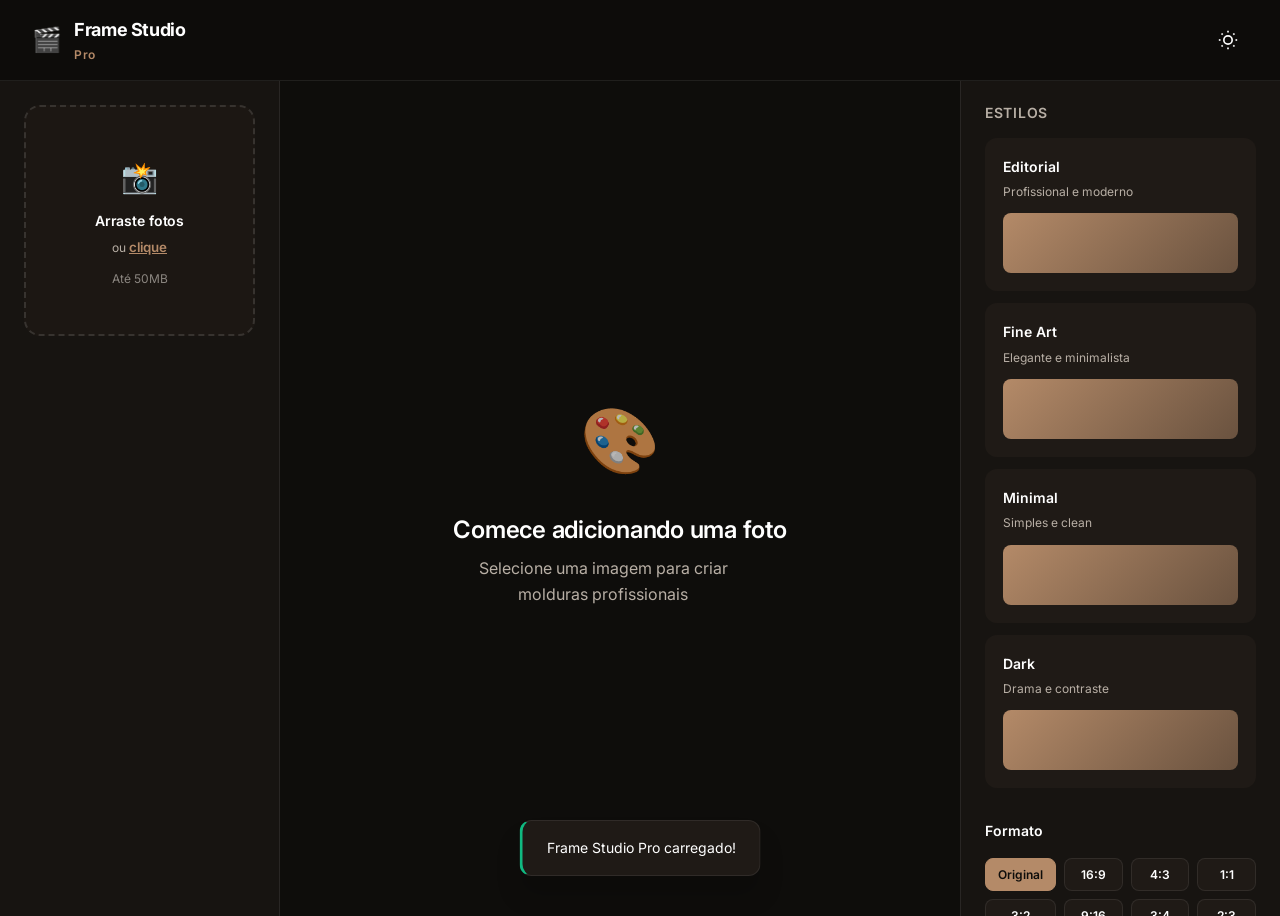
<file: index.html>
<!DOCTYPE html>
<html lang="pt-BR">
<head>
    <meta charset="UTF-8">
    <meta name="viewport" content="width=device-width, initial-scale=1.0">
    <title>Frame Studio Pro - Editor de Molduras EXIF Profissional</title>
    <meta name="description" content="Software profissional para adicionar molduras elegantes em fotografias com dados EXIF. Perfeito para fotógrafos.">
    
    <link rel="preconnect" href="https://fonts.googleapis.com">
    <link rel="preconnect" href="https://fonts.gstatic.com" crossorigin>
    <link href="https://fonts.googleapis.com/css2?family=Inter:wght@300;400;500;600;700&family=Merriweather:wght@400;700&display=swap" rel="stylesheet">
    
    <link rel="stylesheet" href="css/style-new.css">
</head>
<body class="dark-mode">
    <!-- Header -->
    <header class="header">
        <div class="header__container">
            <div class="logo">
                <span class="logo__icon">🎬</span>
                <div>
                    <div class="logo__title">Frame Studio</div>
                    <div class="logo__subtitle">Pro</div>
                </div>
            </div>
            <nav class="header__nav">
                <button class="btn-icon" id="themeToggle" aria-label="Alternar tema" title="Alternar tema">
                    <svg width="20" height="20" viewBox="0 0 24 24" fill="none" stroke="currentColor" stroke-width="2">
                        <circle cx="12" cy="12" r="5"></circle>
                        <line x1="12" y1="1" x2="12" y2="3"></line>
                        <line x1="12" y1="21" x2="12" y2="23"></line>
                        <line x1="4.22" y1="4.22" x2="5.64" y2="5.64"></line>
                        <line x1="18.36" y1="18.36" x2="19.78" y2="19.78"></line>
                        <line x1="1" y1="12" x2="3" y2="12"></line>
                        <line x1="21" y1="12" x2="23" y2="12"></line>
                        <line x1="4.22" y1="19.78" x2="5.64" y2="18.36"></line>
                        <line x1="18.36" y1="5.64" x2="19.78" y2="4.22"></line>
                    </svg>
                </button>
            </nav>
        </div>
    </header>

    <!-- Main App -->
    <main class="app">
        <div class="app-grid">
            <!-- Sidebar -->
            <aside class="sidebar">
                <!-- Upload Zone -->
                <div class="upload-zone" id="uploadZone">
                    <input type="file" id="fileInput" multiple accept="image/*" hidden aria-label="Selecionar imagens">
                    <div class="upload-zone__content">
                        <div class="upload-zone__icon">📸</div>
                        <h2 class="upload-zone__title">Arraste fotos</h2>
                        <p class="upload-zone__text">ou <button class="upload-zone__link" id="uploadBtn">clique</button></p>
                        <p class="upload-zone__hint">Até 50MB</p>
                    </div>
                </div>

                <!-- Gallery Section -->
                <div class="gallery-section" id="gallerySection" style="display: none;">
                    <div class="section-header">
                        <h3 class="section-title">Fotos</h3>
                        <button class="btn-icon btn-icon--small" id="clearGalleryBtn" title="Limpar todas">
                            <svg width="16" height="16" viewBox="0 0 24 24" fill="none" stroke="currentColor" stroke-width="2">
                                <polyline points="3 6 5 6 21 6"></polyline>
                                <path d="M19 6v14a2 2 0 0 1-2 2H7a2 2 0 0 1-2-2V6m3 0V4a2 2 0 0 1 2-2h4a2 2 0 0 1 2 2v2"></path>
                            </svg>
                        </button>
                    </div>
                    <div class="gallery" id="gallery"></div>
                </div>

                <!-- EXIF Section -->
                <div class="exif-section" id="exifSection" style="display: none;">
                    <div class="section-header">
                        <h3 class="section-title">EXIF</h3>
                    </div>
                    <div class="exif-data" id="exifData"></div>
                </div>
            </aside>

            <!-- Main Content -->
            <div class="main-content">
                <!-- Preview Area -->
                <div class="preview-container" id="previewContainer" style="display: none;">
                    <div class="preview-header">
                        <h2 class="preview-title">Pré-visualização</h2>
                        <div class="preview-controls">
                            <div class="zoom-control">
                                <button class="btn-icon" id="zoomOut" title="Diminuir zoom" aria-label="Diminuir zoom">
                                    <svg width="18" height="18" viewBox="0 0 24 24" fill="none" stroke="currentColor" stroke-width="2">
                                        <circle cx="11" cy="11" r="8"></circle>
                                        <line x1="8" y1="11" x2="14" y2="11"></line>
                                    </svg>
                                </button>
                                <span class="zoom-level" id="zoomLevel">100%</span>
                                <button class="btn-icon" id="zoomIn" title="Aumentar zoom" aria-label="Aumentar zoom">
                                    <svg width="18" height="18" viewBox="0 0 24 24" fill="none" stroke="currentColor" stroke-width="2">
                                        <circle cx="11" cy="11" r="8"></circle>
                                        <line x1="11" y1="8" x2="11" y2="14"></line>
                                        <line x1="8" y1="11" x2="14" y2="11"></line>
                                    </svg>
                                </button>
                            </div>
                        </div>
                    </div>
                    <div class="preview-canvas-wrapper">
                        <canvas id="previewCanvas" class="preview-canvas"></canvas>
                    </div>
                </div>

                <!-- Empty State -->
                <div class="empty-state" id="emptyState">
                    <div class="empty-state__icon">🎨</div>
                    <h3 class="empty-state__title">Comece adicionando uma foto</h3>
                    <p class="empty-state__text">Selecione uma imagem para criar molduras profissionais</p>
                </div>
            </div>

            <!-- Control Panel -->
            <aside class="control-panel">
                <div class="panel-scroll">
                    <!-- Presets -->
                    <div class="control-section">
                        <h3 class="control-section__title">Estilos</h3>
                        <div class="presets-container" id="presetsContainer"></div>
                    </div>

                    <!-- Aspect Ratio -->
                    <div class="control-section">
                        <label class="control-label">Formato</label>
                        <div class="ratio-buttons" id="ratioButtons">
                            <button class="btn-ratio active" data-ratio="original">Original</button>
                            <button class="btn-ratio" data-ratio="16:9">16:9</button>
                            <button class="btn-ratio" data-ratio="4:3">4:3</button>
                            <button class="btn-ratio" data-ratio="1:1">1:1</button>
                            <button class="btn-ratio" data-ratio="3:2">3:2</button>
                            <button class="btn-ratio" data-ratio="9:16">9:16</button>
                            <button class="btn-ratio" data-ratio="3:4">3:4</button>
                            <button class="btn-ratio" data-ratio="2:3">2:3</button>
                        </div>
                    </div>

                    <!-- Frame Settings -->
                    <div class="control-section">
                        <label class="control-label">Moldura</label>
                        
                        <div class="control-group">
                            <label class="sub-label">Cor</label>
                            <!-- CORREÇÃO: Cor padrão agora é branca #FFFFFF -->
                            <input type="color" id="frameColor" value="#FFFFFF" class="color-input" aria-label="Cor da moldura">
                        </div>

                        <div class="control-group">
                            <label class="sub-label">Espessura</label>
                            <div class="number-input-group">
                                <button class="btn-number" id="frameWidthDecrement">−</button>
                                <input type="number" id="frameWidth" value="40" min="0" max="200" class="number-input" aria-label="Espessura da moldura">
                                <button class="btn-number" id="frameWidthIncrement">+</button>
                            </div>
                            <input type="range" id="frameWidthSlider" min="0" max="200" value="40" class="slider">
                        </div>

                        <div class="control-group">
                            <label class="sub-label">Espaço Inferior</label>
                            <div class="number-input-group">
                                <button class="btn-number" id="bottomSpacingDecrement">−</button>
                                <input type="number" id="bottomSpacing" value="100" min="0" max="300" class="number-input" aria-label="Espaço inferior">
                                <button class="btn-number" id="bottomSpacingIncrement">+</button>
                            </div>
                            <input type="range" id="bottomSpacingSlider" min="0" max="300" value="100" class="slider">
                        </div>
                    </div>

                    <!-- Text Settings -->
                    <div class="control-section">
                        <label class="control-label">Texto</label>
                        
                        <div class="control-group">
                            <label class="sub-label">Cor</label>
                            <input type="color" id="textColor" value="#000000" class="color-input" aria-label="Cor do texto">
                        </div>

                        <div class="control-group">
                            <label class="sub-label">Estilo da Fonte</label>
                            <select id="fontFamily" class="number-input" style="width: 100%; cursor: pointer;">
                                <option value="Courier New">Retrô (Máquina de Escrever)</option>
                                <option value="Inter">Moderna (Clean)</option>
                                <option value="Merriweather">Clássica (Serifa)</option>
                                <option value="Arial">Básica</option>
                            </select>
                        </div>

                        <div class="control-group">
                            <label class="sub-label">Tamanho</label>
                            <div class="number-input-group">
                                <button class="btn-number" id="textSizeDecrement">−</button>
                                <!-- CORREÇÃO: Tamanho padrão alterado para 24 e máximo estendido -->
                                <input type="number" id="textSize" value="24" min="8" max="48" class="number-input" aria-label="Tamanho do texto">
                                <button class="btn-number" id="textSizeIncrement">+</button>
                            </div>
                            <input type="range" id="textSizeSlider" min="8" max="48" value="24" class="slider">
                        </div>

                        <div class="control-group">
                            <label class="sub-label">Alinhamento</label>
                            <div class="align-buttons">
                                <button class="btn-align" data-align="left" title="Esquerda" aria-label="Alinhar à esquerda">
                                    <svg width="16" height="16" viewBox="0 0 24 24" fill="none" stroke="currentColor" stroke-width="2">
                                        <line x1="17" y1="10" x2="3" y2="10"></line>
                                        <line x1="21" y1="6" x2="3" y2="6"></line>
                                        <line x1="21" y1="14" x2="3" y2="14"></line>
                                        <line x1="17" y1="18" x2="3" y2="18"></line>
                                    </svg>
                                </button>
                                <button class="btn-align active" data-align="center" title="Centro" aria-label="Centralizar">
                                    <svg width="16" height="16" viewBox="0 0 24 24" fill="none" stroke="currentColor" stroke-width="2">
                                        <line x1="18" y1="10" x2="6" y2="10"></line>
                                        <line x1="21" y1="6" x2="3" y2="6"></line>
                                        <line x1="21" y1="14" x2="3" y2="14"></line>
                                        <line x1="18" y1="18" x2="6" y2="18"></line>
                                    </svg>
                                </button>
                                <button class="btn-align" data-align="right" title="Direita" aria-label="Alinhar à direita">
                                    <svg width="16" height="16" viewBox="0 0 24 24" fill="none" stroke="currentColor" stroke-width="2">
                                        <line x1="21" y1="10" x2="7" y2="10"></line>
                                        <line x1="21" y1="6" x2="3" y2="6"></line>
                                        <line x1="21" y1="14" x2="3" y2="14"></line>
                                        <line x1="21" y1="18" x2="7" y2="18"></line>
                                    </svg>
                                </button>
                            </div>
                        </div>
                    </div>

                    <!-- Export -->
                    <div class="control-section">
                        <div class="control-group">
                            <label class="sub-label">Qualidade Final</label>
                            <select id="exportQuality" class="number-input" style="width: 100%; margin-bottom: 10px; cursor: pointer;">
                                <option value="1.0">Máxima (Sem perdas - Arquivo maior)</option>
                                <option value="0.8" selected>Alta (Recomendado para Redes)</option>
                                <option value="0.6">Comprimida (Web - Arquivo menor)</option>
                            </select>
                        </div>

                        <button class="btn btn-primary btn-full" id="exportBtn">
                            <svg width="18" height="18" viewBox="0 0 24 24" fill="none" stroke="currentColor" stroke-width="2">
                                <path d="M21 15v4a2 2 0 0 1-2 2H5a2 2 0 0 1-2-2v-4"></path>
                                <polyline points="7 10 12 15 17 10"></polyline>
                                <line x1="12" y1="15" x2="12" y2="3"></line>
                            </svg>
                            Exportar JPG
                        </button>
                    </div>
                </div>
            </aside>
        </div>
    </main>

    <!-- Notifications -->
    <div class="toast" id="toast" role="alert" aria-live="polite" aria-atomic="true"></div>
    <div class="loading-overlay" id="loadingOverlay" style="display: none;">
        <div class="spinner"></div>
    </div>

    <!-- Scripts -->
    <script src="js/exif-pro.js"></script>
    <script src="js/canvas.js"></script>
    <script src="js/ui-pro.js"></script>
    <script src="js/app-pro.js"></script>
</body>
</html>
</file>
<file: css/style-new.css>
/* ===================================================
   FRAME STUDIO PRO - Design System Premium
   Tema Escuro Sofisticado Inspirado em Framer/Linear
   =================================================== */

/* ============ CSS VARIABLES ============ */
:root {
    /* Paleta Escura Sofisticada */
    --bg-primary: #0E0D0B;
    --bg-secondary: #171411;
    --bg-tertiary: #1F1A16;
    --bg-hover: #252018;
    
    --card-bg: #1F1A16;
    
    --text-primary: #FFFFFF;
    --text-secondary: #B8AFA5;
    --text-tertiary: #8B8680;
    
    --border-color: rgba(255, 255, 255, 0.08);
    --border-color-hover: rgba(255, 255, 255, 0.12);
    
    --accent: #B48A68;
    --accent-hover: #C89B75;
    --accent-light: rgba(180, 138, 104, 0.1);
    
    --success: #10B981;
    --warning: #F59E0B;
    --error: #EF4444;
    
    /* Sombras */
    --shadow-sm: 0 1px 2px rgba(0, 0, 0, 0.05);
    --shadow-md: 0 4px 6px rgba(0, 0, 0, 0.1);
    --shadow-lg: 0 10px 15px rgba(0, 0, 0, 0.1);
    --shadow-xl: 0 20px 25px rgba(0, 0, 0, 0.15);
    
    /* Tipografia */
    --font-primary: 'Inter', -apple-system, BlinkMacSystemFont, 'Segoe UI', sans-serif;
    --font-serif: 'Merriweather', serif;
    
    /* Tamanhos de fonte */
    --fs-xs: 0.75rem;
    --fs-sm: 0.875rem;
    --fs-base: 1rem;
    --fs-lg: 1.125rem;
    --fs-xl: 1.25rem;
    --fs-2xl: 1.5rem;
    --fs-3xl: 1.875rem;
    
    /* Espaçamento */
    --sp-1: 0.25rem;
    --sp-2: 0.5rem;
    --sp-3: 0.75rem;
    --sp-4: 1rem;
    --sp-6: 1.5rem;
    --sp-8: 2rem;
    --sp-10: 2.5rem;
    --sp-12: 3rem;
    --sp-16: 4rem;
    
    /* Border Radius */
    --radius-sm: 0.375rem;
    --radius-md: 0.5rem;
    --radius-lg: 0.75rem;
    --radius-xl: 1rem;
    
    /* Transições */
    --transition-fast: 150ms cubic-bezier(0.4, 0, 0.2, 1);
    --transition-base: 250ms cubic-bezier(0.4, 0, 0.2, 1);
    --transition-slow: 350ms cubic-bezier(0.4, 0, 0.2, 1);
}

/* ============ RESET ============ */
* {
    margin: 0;
    padding: 0;
    box-sizing: border-box;
}

html {
    -webkit-font-smoothing: antialiased;
    -moz-osx-font-smoothing: grayscale;
    scroll-behavior: smooth;
}

body {
    font-family: var(--font-primary);
    font-size: var(--fs-base);
    line-height: 1.6;
    color: var(--text-primary);
    background-color: var(--bg-primary);
    overflow-x: hidden;
}

/* ============ TIPOGRAFIA ============ */
h1, h2, h3, h4, h5, h6 {
    font-weight: 600;
    line-height: 1.2;
    letter-spacing: -0.01em;
    color: var(--text-primary);
}

h1 { font-size: var(--fs-3xl); }
h2 { font-size: var(--fs-2xl); }
h3 { font-size: var(--fs-xl); }
h4 { font-size: var(--fs-lg); }
h5 { font-size: var(--fs-base); }
h6 { font-size: var(--fs-sm); }

p { color: var(--text-secondary); }

a {
    color: var(--accent);
    text-decoration: none;
    transition: color var(--transition-fast);
}

a:hover {
    color: var(--accent-hover);
}

button {
    font-family: inherit;
}

input, select, textarea {
    font-family: inherit;
}

/* ============ HEADER ============ */
.header {
    position: sticky;
    top: 0;
    z-index: 100;
    background-color: rgba(14, 13, 11, 0.9);
    border-bottom: 1px solid var(--border-color);
    backdrop-filter: blur(10px);
}

.header__container {
    max-width: 100%;
    margin: 0 auto;
    padding: var(--sp-4) var(--sp-8);
    display: flex;
    justify-content: space-between;
    align-items: center;
}

.logo {
    display: flex;
    align-items: center;
    gap: var(--sp-3);
    cursor: pointer;
}

.logo__icon {
    font-size: var(--fs-2xl);
}

.logo__title {
    font-size: var(--fs-lg);
    font-weight: 700;
    letter-spacing: -0.02em;
}

.logo__subtitle {
    font-size: var(--fs-xs);
    color: var(--accent);
    font-weight: 600;
    letter-spacing: 0.05em;
}

.header__nav {
    display: flex;
    gap: var(--sp-4);
    align-items: center;
}

/* ============ APP LAYOUT ============ */
.app {
    min-height: calc(100vh - 65px);
    background-color: var(--bg-primary);
}

.app-grid {
    display: grid;
    grid-template-columns: 280px 1fr 320px;
    height: calc(100vh - 65px);
    gap: 0;
    overflow: hidden;
}

/* ============ SIDEBAR ============ */
.sidebar {
    background-color: var(--bg-secondary);
    border-right: 1px solid var(--border-color);
    overflow-y: auto;
    padding: var(--sp-6);
    display: flex;
    flex-direction: column;
    gap: var(--sp-6);
}

.sidebar::-webkit-scrollbar {
    width: 6px;
}

.sidebar::-webkit-scrollbar-track {
    background: transparent;
}

.sidebar::-webkit-scrollbar-thumb {
    background: rgba(255, 255, 255, 0.1);
    border-radius: var(--radius-md);
}

/* Upload Zone */
.upload-zone {
    aspect-ratio: 1;
    border: 2px dashed var(--border-color-hover);
    border-radius: var(--radius-xl);
    display: flex;
    align-items: center;
    justify-content: center;
    cursor: pointer;
    transition: all var(--transition-base);
    background-color: rgba(180, 138, 104, 0.03);
}

.upload-zone:hover {
    border-color: var(--accent);
    background-color: var(--accent-light);
}

.upload-zone__content {
    text-align: center;
    /* CORREÇÃO: Removido o pointer-events: none que impedia o clique no texto */
}

.upload-zone__icon {
    font-size: var(--fs-3xl);
    margin-bottom: var(--sp-3);
    display: block;
}

.upload-zone__title {
    font-size: var(--fs-sm);
    font-weight: 600;
    margin-bottom: var(--sp-2);
    color: var(--text-primary);
}

.upload-zone__text {
    font-size: var(--fs-xs);
    color: var(--text-secondary);
    margin-bottom: var(--sp-3);
}

.upload-zone__link {
    background: none;
    border: none;
    color: var(--accent);
    cursor: pointer;
    font-weight: 600;
    text-decoration: underline;
    padding: 0;
}

.upload-zone__link:hover {
    color: var(--accent-hover);
}

.upload-zone__hint {
    font-size: var(--fs-xs);
    color: var(--text-tertiary);
}

/* Gallery */
.gallery-section {
    display: flex;
    flex-direction: column;
    gap: var(--sp-4);
}

.section-header {
    display: flex;
    justify-content: space-between;
    align-items: center;
}

.section-title {
    font-size: var(--fs-sm);
    font-weight: 600;
    text-transform: uppercase;
    letter-spacing: 0.05em;
    color: var(--text-secondary);
}

.gallery {
    display: flex;
    flex-direction: column;
    gap: var(--sp-3);
}

.gallery-item {
    position: relative;
    aspect-ratio: 1;
    border-radius: var(--radius-lg);
    overflow: hidden;
    cursor: pointer;
    border: 2px solid transparent;
    transition: all var(--transition-fast);
    background-color: var(--bg-tertiary);
}

.gallery-item:hover {
    border-color: var(--accent);
    transform: scale(1.02);
}

.gallery-item.active {
    border-color: var(--accent);
    box-shadow: 0 0 0 3px rgba(180, 138, 104, 0.2);
}

.gallery-item img {
    width: 100%;
    height: 100%;
    object-fit: cover;
}

.gallery-item-status {
    position: absolute;
    top: var(--sp-2);
    right: var(--sp-2);
    font-size: var(--fs-xs);
}

.gallery-item-status.exif-found::before {
    content: '✓';
    color: var(--success);
}

.gallery-item-status.exif-missing::before {
    content: '⚠';
    color: var(--warning);
}

/* EXIF Section */
.exif-section {
    display: flex;
    flex-direction: column;
    gap: var(--sp-4);
}

.exif-data {
    display: flex;
    flex-direction: column;
    gap: var(--sp-3);
}

.exif-item {
    padding: var(--sp-3);
    background-color: var(--bg-tertiary);
    border-radius: var(--radius-md);
    border-left: 3px solid var(--accent);
}

.exif-item__label {
    font-size: var(--fs-xs);
    color: var(--text-secondary);
    text-transform: uppercase;
    letter-spacing: 0.05em;
    margin-bottom: var(--sp-1);
}

.exif-item__value {
    font-size: var(--fs-sm);
    color: var(--text-primary);
    font-family: var(--font-serif);
}

.exif-empty {
    padding: var(--sp-6) var(--sp-4);
    text-align: center;
    color: var(--text-tertiary);
    font-size: var(--fs-sm);
}

/* ============ MAIN CONTENT ============ */
.main-content {
    background-color: var(--bg-primary);
    overflow: auto;
    display: flex;
    align-items: center;
    justify-content: center;
    position: relative;
}

.main-content::-webkit-scrollbar {
    width: 8px;
}

.main-content::-webkit-scrollbar-track {
    background: transparent;
}

.main-content::-webkit-scrollbar-thumb {
    background: rgba(255, 255, 255, 0.1);
    border-radius: var(--radius-md);
}

/* Empty State */
.empty-state {
    text-align: center;
    padding: var(--sp-16);
}

.empty-state__icon {
    font-size: 4rem;
    margin-bottom: var(--sp-6);
    opacity: 0.7;
}

.empty-state__title {
    font-size: var(--fs-2xl);
    margin-bottom: var(--sp-3);
    color: var(--text-primary);
}

.empty-state__text {
    color: var(--text-secondary);
    max-width: 300px;
}

/* Preview Container */
.preview-container {
    width: 100%;
    height: 100%;
    display: flex;
    flex-direction: column;
    padding: var(--sp-8);
}

.preview-header {
    display: flex;
    justify-content: space-between;
    align-items: center;
    margin-bottom: var(--sp-6);
}

.preview-title {
    font-size: var(--fs-xl);
    font-weight: 600;
}

.preview-controls {
    display: flex;
    gap: var(--sp-4);
    align-items: center;
}

.zoom-control {
    display: flex;
    align-items: center;
    gap: var(--sp-2);
    background-color: var(--bg-secondary);
    padding: var(--sp-2) var(--sp-3);
    border-radius: var(--radius-lg);
    border: 1px solid var(--border-color);
}

.zoom-level {
    font-size: var(--fs-sm);
    color: var(--text-secondary);
    min-width: 50px;
    text-align: center;
}

.preview-canvas-wrapper {
    flex: 1;
    display: flex;
    align-items: center;
    justify-content: center;
    background-color: var(--bg-secondary);
    border-radius: var(--radius-lg);
    border: 1px solid var(--border-color);
    overflow: auto;
}

.preview-canvas {
    max-width: 100%;
    max-height: 100%;
    display: block;
    box-shadow: var(--shadow-xl);
}

/* Result Container */
.result-container {
    width: 100%;
    height: 100%;
    display: flex;
    flex-direction: column;
    padding: var(--sp-8);
}

.result-header {
    margin-bottom: var(--sp-6);
}

.result-title {
    font-size: var(--fs-xl);
    font-weight: 600;
}

.result-canvas-wrapper {
    flex: 1;
    display: flex;
    align-items: center;
    justify-content: center;
    background-color: var(--bg-secondary);
    border-radius: var(--radius-lg);
    border: 1px solid var(--border-color);
    overflow: auto;
}

.result-canvas {
    max-width: 100%;
    max-height: 100%;
    display: block;
}

/* ============ CONTROL PANEL ============ */
.control-panel {
    background-color: var(--bg-secondary);
    border-left: 1px solid var(--border-color);
    overflow-y: auto;
    display: flex;
    flex-direction: column;
}

.control-panel::-webkit-scrollbar {
    width: 6px;
}

.control-panel::-webkit-scrollbar-track {
    background: transparent;
}

.control-panel::-webkit-scrollbar-thumb {
    background: rgba(255, 255, 255, 0.1);
    border-radius: var(--radius-md);
}

.panel-scroll {
    padding: var(--sp-6);
    display: flex;
    flex-direction: column;
    gap: var(--sp-8);
}

.control-section {
    display: flex;
    flex-direction: column;
    gap: var(--sp-4);
}

.control-section__title {
    font-size: var(--fs-sm);
    font-weight: 600;
    text-transform: uppercase;
    letter-spacing: 0.05em;
    color: var(--text-secondary);
}

.control-label {
    font-size: var(--fs-sm);
    font-weight: 600;
    color: var(--text-primary);
    display: block;
}

.sub-label {
    font-size: var(--fs-xs);
    color: var(--text-secondary);
    text-transform: uppercase;
    letter-spacing: 0.05em;
    display: block;
    margin-bottom: var(--sp-2);
}

/* Presets */
.presets-container {
    display: grid;
    grid-template-columns: 1fr;
    gap: var(--sp-3);
}

.preset-card {
    padding: var(--sp-4);
    background-color: var(--bg-tertiary);
    border: 2px solid transparent;
    border-radius: var(--radius-lg);
    cursor: pointer;
    transition: all var(--transition-base);
}

.preset-card:hover {
    border-color: var(--accent);
    background-color: var(--bg-hover);
}

.preset-card.active {
    border-color: var(--accent);
    background-color: rgba(180, 138, 104, 0.1);
    box-shadow: 0 0 0 2px rgba(180, 138, 104, 0.15);
}

.preset-card__name {
    font-size: var(--fs-sm);
    font-weight: 600;
    margin-bottom: var(--sp-1);
}

.preset-card__desc {
    font-size: var(--fs-xs);
    color: var(--text-secondary);
}

.preset-card__preview {
    margin-top: var(--sp-3);
    height: 60px;
    background: linear-gradient(135deg, var(--accent) 0%, rgba(180, 138, 104, 0.5) 100%);
    border-radius: var(--radius-md);
}

/* Ratio Buttons */
.ratio-buttons {
    display: grid;
    grid-template-columns: repeat(4, 1fr);
    gap: var(--sp-2);
}

.btn-ratio {
    padding: var(--sp-2) var(--sp-3);
    background-color: var(--bg-tertiary);
    border: 1px solid var(--border-color);
    border-radius: var(--radius-md);
    color: var(--text-primary);
    font-size: var(--fs-xs);
    font-weight: 600;
    cursor: pointer;
    transition: all var(--transition-fast);
}

.btn-ratio:hover {
    border-color: var(--accent);
}

.btn-ratio.active {
    background-color: var(--accent);
    border-color: var(--accent);
    color: var(--bg-primary);
}

/* Control Group */
.control-group {
    display: flex;
    flex-direction: column;
    gap: var(--sp-2);
}

.color-input {
    width: 100%;
    height: 44px;
    border: 1px solid var(--border-color);
    border-radius: var(--radius-md);
    cursor: pointer;
    transition: border-color var(--transition-fast);
}

.color-input:hover {
    border-color: var(--accent);
}

.number-input-group {
    display: flex;
    align-items: center;
    gap: var(--sp-2);
}

.btn-number {
    width: 36px;
    height: 36px;
    background-color: var(--bg-tertiary);
    border: 1px solid var(--border-color);
    border-radius: var(--radius-md);
    color: var(--text-primary);
    cursor: pointer;
    transition: all var(--transition-fast);
    font-weight: 600;
}

.btn-number:hover {
    background-color: var(--bg-hover);
    border-color: var(--accent);
}

.number-input {
    flex: 1;
    padding: var(--sp-2) var(--sp-3);
    background-color: var(--bg-tertiary);
    border: 1px solid var(--border-color);
    border-radius: var(--radius-md);
    color: var(--text-primary);
    text-align: center;
    font-size: var(--fs-sm);
    transition: border-color var(--transition-fast);
}

.number-input:focus {
    outline: none;
    border-color: var(--accent);
}

.slider {
    width: 100%;
    height: 5px;
    background: linear-gradient(to right, var(--bg-tertiary) 0%, var(--bg-tertiary) 100%);
    border-radius: var(--radius-md);
    outline: none;
    -webkit-appearance: none;
    appearance: none;
    cursor: pointer;
}

.slider::-webkit-slider-thumb {
    -webkit-appearance: none;
    appearance: none;
    width: 16px;
    height: 16px;
    background-color: var(--accent);
    border-radius: 50%;
    cursor: pointer;
    transition: all var(--transition-fast);
    box-shadow: 0 2px 8px rgba(180, 138, 104, 0.3);
}

.slider::-webkit-slider-thumb:hover {
    transform: scale(1.2);
    box-shadow: 0 4px 12px rgba(180, 138, 104, 0.4);
}

.slider::-moz-range-thumb {
    width: 16px;
    height: 16px;
    background-color: var(--accent);
    border-radius: 50%;
    cursor: pointer;
    border: none;
    transition: all var(--transition-fast);
    box-shadow: 0 2px 8px rgba(180, 138, 104, 0.3);
}

.slider::-moz-range-thumb:hover {
    transform: scale(1.2);
    box-shadow: 0 4px 12px rgba(180, 138, 104, 0.4);
}

/* Alignment Buttons */
.align-buttons {
    display: grid;
    grid-template-columns: repeat(3, 1fr);
    gap: var(--sp-2);
}

.btn-align {
    padding: var(--sp-3);
    background-color: var(--bg-tertiary);
    border: 1px solid var(--border-color);
    border-radius: var(--radius-md);
    color: var(--text-primary);
    cursor: pointer;
    transition: all var(--transition-fast);
    display: flex;
    align-items: center;
    justify-content: center;
}

.btn-align:hover {
    border-color: var(--accent);
}

.btn-align.active {
    background-color: var(--accent);
    border-color: var(--accent);
    color: var(--bg-primary);
}

/* Buttons */
.btn {
    display: inline-flex;
    align-items: center;
    justify-content: center;
    gap: var(--sp-3);
    padding: var(--sp-3) var(--sp-6);
    font-size: var(--fs-sm);
    font-weight: 600;
    border: none;
    border-radius: var(--radius-lg);
    cursor: pointer;
    transition: all var(--transition-base);
    white-space: nowrap;
}

.btn:disabled {
    opacity: 0.5;
    cursor: not-allowed;
}

.btn-primary {
    background-color: var(--accent);
    color: var(--bg-primary);
}

.btn-primary:hover:not(:disabled) {
    background-color: var(--accent-hover);
    transform: translateY(-1px);
    box-shadow: var(--shadow-lg);
}

.btn-primary:active:not(:disabled) {
    transform: translateY(0);
}

.btn-full {
    width: 100%;
}

.btn-icon {
    display: inline-flex;
    align-items: center;
    justify-content: center;
    width: 40px;
    height: 40px;
    padding: 0;
    background-color: transparent;
    border: 1px solid transparent;
    border-radius: var(--radius-lg);
    cursor: pointer;
    color: var(--text-primary);
    transition: all var(--transition-fast);
}

.btn-icon:hover {
    background-color: var(--bg-tertiary);
    border-color: var(--border-color);
}

.btn-icon--small {
    width: 32px;
    height: 32px;
}

.btn-icon svg {
    width: 20px;
    height: 20px;
}

.btn-icon--small svg {
    width: 16px;
    height: 16px;
}

/* ============ NOTIFICATIONS ============ */
.toast {
    position: fixed;
    bottom: -100px;
    left: 50%;
    transform: translateX(-50%);
    background-color: var(--card-bg);
    color: var(--text-primary);
    padding: var(--sp-4) var(--sp-6);
    border-radius: var(--radius-lg);
    border: 1px solid var(--border-color);
    box-shadow: var(--shadow-xl);
    transition: bottom var(--transition-base);
    max-width: 400px;
    text-align: center;
    z-index: 1100;
    font-size: var(--fs-sm);
}

.toast.show {
    bottom: var(--sp-6);
}

.toast.success {
    border-left: 3px solid var(--success);
}

.toast.error {
    border-left: 3px solid var(--error);
}

.toast.warning {
    border-left: 3px solid var(--warning);
}

/* Loading Overlay */
.loading-overlay {
    position: fixed;
    top: 0;
    left: 0;
    right: 0;
    bottom: 0;
    background-color: rgba(14, 13, 11, 0.8);
    display: flex;
    align-items: center;
    justify-content: center;
    z-index: 999;
}

.spinner {
    width: 40px;
    height: 40px;
    border: 3px solid rgba(255, 255, 255, 0.1);
    border-top-color: var(--accent);
    border-radius: 50%;
    animation: spin 1s linear infinite;
}

@keyframes spin {
    to { transform: rotate(360deg); }
}

/* ============ ANIMATIONS ============ */
@keyframes fadeIn {
    from {
        opacity: 0;
        transform: translateY(10px);
    }
    to {
        opacity: 1;
        transform: translateY(0);
    }
}

.fade-in {
    animation: fadeIn var(--transition-base) ease-out;
}

@keyframes slideIn {
    from {
        opacity: 0;
        transform: translateX(-20px);
    }
    to {
        opacity: 1;
        transform: translateX(0);
    }
}

.slide-in {
    animation: slideIn var(--transition-base) ease-out;
}

/* ============ UTILITY ============ */
.visually-hidden {
    position: absolute;
    width: 1px;
    height: 1px;
    padding: 0;
    margin: -1px;
    overflow: hidden;
    clip: rect(0, 0, 0, 0);
    white-space: nowrap;
    border-width: 0;
}

/* ============ RESPONSIVE MOBILE ============ */
@media (max-width: 1024px) {
    .app-grid {
        grid-template-columns: 1fr; /* Muda para 1 única coluna no celular */
        height: auto;
        overflow-y: auto;
    }
    
    .sidebar {
        border-right: none;
        border-bottom: 1px solid var(--border-color);
        height: auto;
    }
    
    .main-content {
        min-height: 50vh; /* Garante que a imagem tenha espaço para aparecer */
    }
    
    .control-panel {
        border-left: none;
        border-top: 1px solid var(--border-color);
        height: auto;
    }
    
    .header__container {
        padding: var(--sp-4);
    }

    .preview-container {
        padding: var(--sp-4);
    }
}
</file>
